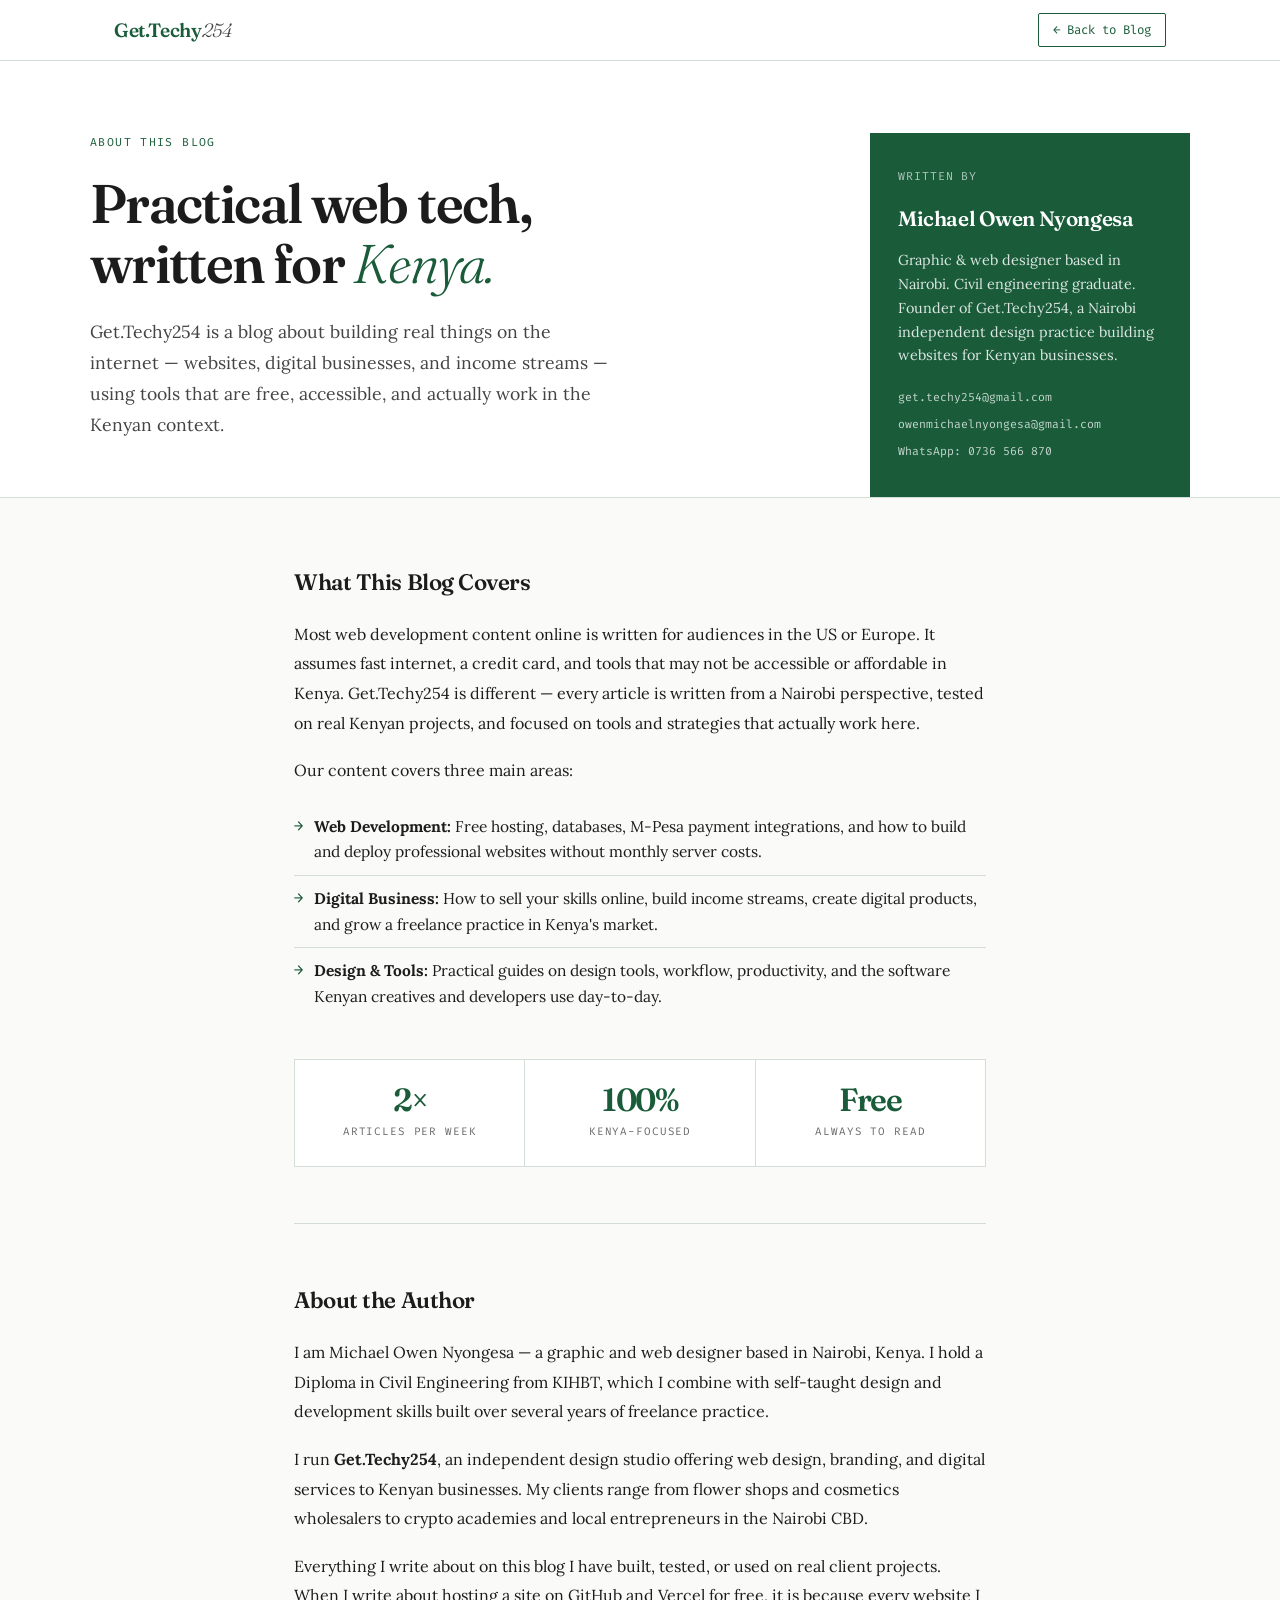
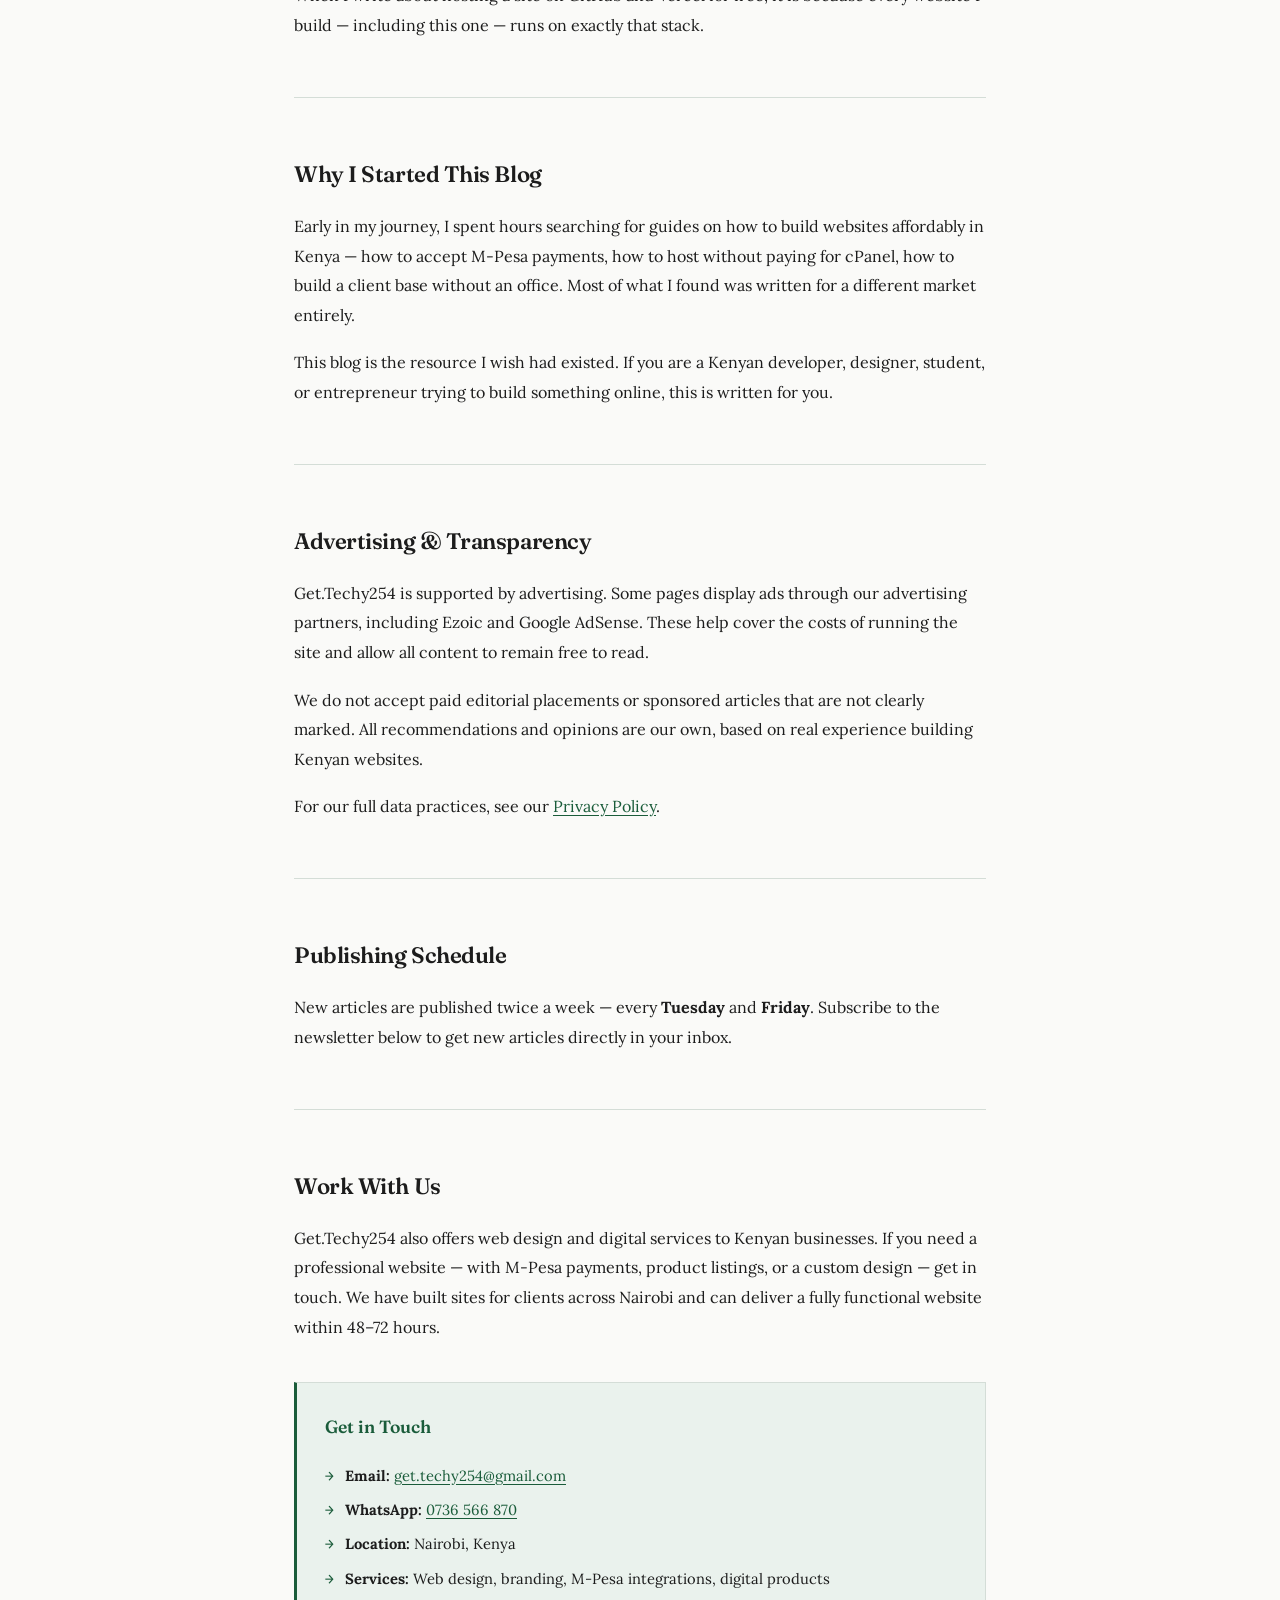
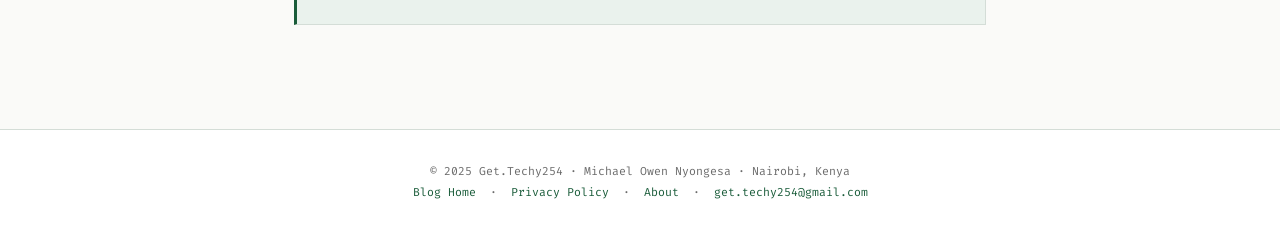
<file: about.html>
<!DOCTYPE html>
<html lang="en">
<head>
  <meta charset="UTF-8">
  <meta name="viewport" content="width=device-width, initial-scale=1.0">
  <title>About — Get.Techy254</title>
  <meta name="description" content="Get.Techy254 is a Nairobi-based web design and digital business blog by Michael Owen Nyongesa, covering practical guides for Kenyan developers and entrepreneurs.">
  <link rel="preconnect" href="https://fonts.googleapis.com">
  <link rel="preconnect" href="https://fonts.gstatic.com" crossorigin>
  <link href="https://fonts.googleapis.com/css2?family=Fraunces:ital,opsz,wght@0,9..144,300;0,9..144,400;0,9..144,600;1,9..144,300;1,9..144,400&family=Lora:ital,wght@0,400;0,500;1,400&family=Fira+Code:wght@400;500&display=swap" rel="stylesheet">
  <style>
    *, *::before, *::after { box-sizing: border-box; margin: 0; padding: 0; }

    :root {
      --green:       #1A5C3A;
      --green-light: #2D7A52;
      --green-pale:  #EAF2ED;
      --ink:         #1C1C1C;
      --ink-mid:     #444444;
      --ink-soft:    #6B6B6B;
      --rule:        #D4DDD7;
      --paper:       #FAFAF8;
      --white:       #FFFFFF;
    }

    html { font-size: 16px; scroll-behavior: smooth; }

    body {
      font-family: 'Lora', Georgia, serif;
      background: var(--paper);
      color: var(--ink);
      line-height: 1.8;
    }

    /* ── NAV ── */
    nav {
      border-bottom: 1px solid var(--rule);
      background: var(--white);
      position: sticky;
      top: 0;
      z-index: 100;
    }
    .nav-inner {
      max-width: 1100px;
      margin: 0 auto;
      padding: 0 24px;
      height: 60px;
      display: flex;
      align-items: center;
      justify-content: space-between;
    }
    .nav-logo {
      font-family: 'Fraunces', serif;
      font-size: 1.2rem;
      font-weight: 600;
      color: var(--green);
      text-decoration: none;
      letter-spacing: -0.02em;
    }
    .nav-logo span {
      font-weight: 300;
      font-style: italic;
      color: var(--ink-mid);
    }
    .nav-back {
      font-family: 'Fira Code', monospace;
      font-size: 0.78rem;
      color: var(--green);
      text-decoration: none;
      border: 1px solid var(--green);
      padding: 5px 14px;
      border-radius: 2px;
      transition: background 0.2s, color 0.2s;
    }
    .nav-back:hover { background: var(--green); color: var(--white); }

    /* ── HERO ── */
    .about-hero {
      background: var(--white);
      border-bottom: 1px solid var(--rule);
      padding: 72px 24px 0;
    }
    .about-hero-inner {
      max-width: 1100px;
      margin: 0 auto;
      display: grid;
      grid-template-columns: 1fr 320px;
      gap: 60px;
      align-items: end;
      padding-bottom: 0;
    }
    .hero-text { padding-bottom: 56px; }
    .page-eyebrow {
      font-family: 'Fira Code', monospace;
      font-size: 0.72rem;
      letter-spacing: 0.12em;
      text-transform: uppercase;
      color: var(--green);
      margin-bottom: 20px;
    }
    .about-hero h1 {
      font-family: 'Fraunces', serif;
      font-size: clamp(2.2rem, 5vw, 3.4rem);
      font-weight: 600;
      color: var(--ink);
      letter-spacing: -0.03em;
      line-height: 1.1;
      margin-bottom: 24px;
    }
    .about-hero h1 em {
      font-style: italic;
      font-weight: 300;
      color: var(--green);
    }
    .hero-lead {
      font-size: 1.1rem;
      color: var(--ink-mid);
      line-height: 1.75;
      max-width: 520px;
    }

    /* author card sits at bottom of hero, bleeds into content */
    .author-card {
      background: var(--green);
      color: var(--white);
      padding: 32px 28px;
      align-self: stretch;
      display: flex;
      flex-direction: column;
      justify-content: center;
      gap: 12px;
    }
    .author-card .author-name {
      font-family: 'Fraunces', serif;
      font-size: 1.3rem;
      font-weight: 600;
      letter-spacing: -0.02em;
      color: var(--white);
    }
    .author-card .author-title {
      font-family: 'Fira Code', monospace;
      font-size: 0.72rem;
      letter-spacing: 0.08em;
      text-transform: uppercase;
      color: rgba(255,255,255,0.65);
    }
    .author-card .author-bio {
      font-family: 'Lora', serif;
      font-size: 0.9rem;
      color: rgba(255,255,255,0.85);
      line-height: 1.65;
    }
    .author-links {
      display: flex;
      flex-direction: column;
      gap: 6px;
      margin-top: 8px;
    }
    .author-links a {
      font-family: 'Fira Code', monospace;
      font-size: 0.72rem;
      color: rgba(255,255,255,0.75);
      text-decoration: none;
      transition: color 0.15s;
    }
    .author-links a:hover { color: var(--white); text-decoration: underline; }

    /* ── CONTENT ── */
    .about-content {
      max-width: 740px;
      margin: 0 auto;
      padding: 64px 24px;
    }

    .about-content h2 {
      font-family: 'Fraunces', serif;
      font-size: 1.4rem;
      font-weight: 600;
      color: var(--ink);
      letter-spacing: -0.02em;
      margin: 56px 0 18px;
      padding-top: 56px;
      border-top: 1px solid var(--rule);
    }
    .about-content h2:first-child { margin-top: 0; padding-top: 0; border-top: none; }

    .about-content p {
      font-size: 1rem;
      color: var(--ink);
      margin-bottom: 18px;
      line-height: 1.85;
    }

    .about-content ul {
      padding-left: 0;
      list-style: none;
      margin-bottom: 18px;
    }
    .about-content ul li {
      padding: 10px 0 10px 20px;
      border-bottom: 1px solid var(--rule);
      font-size: 0.97rem;
      color: var(--ink);
      line-height: 1.65;
      position: relative;
    }
    .about-content ul li::before {
      content: '→';
      position: absolute;
      left: 0;
      color: var(--green);
      font-family: 'Fira Code', monospace;
    }
    .about-content ul li:last-child { border-bottom: none; }

    .about-content a {
      color: var(--green);
      text-decoration: underline;
      text-underline-offset: 3px;
    }

    /* stat strip */
    .stat-strip {
      display: grid;
      grid-template-columns: repeat(3, 1fr);
      gap: 1px;
      background: var(--rule);
      border: 1px solid var(--rule);
      margin: 40px 0;
    }
    .stat-item {
      background: var(--white);
      padding: 24px 20px;
      text-align: center;
    }
    .stat-number {
      font-family: 'Fraunces', serif;
      font-size: 2rem;
      font-weight: 600;
      color: var(--green);
      letter-spacing: -0.04em;
      line-height: 1;
      margin-bottom: 6px;
    }
    .stat-label {
      font-family: 'Fira Code', monospace;
      font-size: 0.68rem;
      letter-spacing: 0.08em;
      text-transform: uppercase;
      color: var(--ink-soft);
    }

    /* contact block */
    .contact-block {
      background: var(--green-pale);
      border: 1px solid var(--rule);
      border-left: 3px solid var(--green);
      padding: 28px 28px;
      margin: 40px 0;
    }
    .contact-block h3 {
      font-family: 'Fraunces', serif;
      font-size: 1.1rem;
      font-weight: 600;
      color: var(--green);
      margin-bottom: 16px;
    }
    .contact-block ul {
      margin: 0;
    }
    .contact-block ul li {
      border: none;
      padding: 5px 0 5px 20px;
      font-size: 0.92rem;
    }
    .contact-block ul li:last-child { border: none; }

    /* ── FOOTER ── */
    footer {
      border-top: 1px solid var(--rule);
      background: var(--white);
      padding: 32px 24px;
      text-align: center;
    }
    footer p {
      font-family: 'Fira Code', monospace;
      font-size: 0.72rem;
      color: var(--ink-soft);
      line-height: 1.8;
    }
    footer a { color: var(--green); text-decoration: none; }
    footer a:hover { text-decoration: underline; }

    /* ── RESPONSIVE ── */
    @media (max-width: 768px) {
      .about-hero-inner {
        grid-template-columns: 1fr;
        gap: 0;
      }
      .hero-text { padding-bottom: 40px; }
      .author-card { padding: 28px 20px; }
      .about-content { padding: 40px 16px; }
      .stat-strip { grid-template-columns: 1fr; }
      .about-hero { padding: 48px 16px 0; }
    }
  </style>
</head>
<body>

  <nav>
    <div class="nav-inner">
      <a href="index.html" class="nav-logo">Get.Techy<span>254</span></a>
      <a href="index.html" class="nav-back">← Back to Blog</a>
    </div>
  </nav>

  <header class="about-hero">
    <div class="about-hero-inner">
      <div class="hero-text">
        <p class="page-eyebrow">About this blog</p>
        <h1>Practical web tech,<br>written for <em>Kenya.</em></h1>
        <p class="hero-lead">Get.Techy254 is a blog about building real things on the internet — websites, digital businesses, and income streams — using tools that are free, accessible, and actually work in the Kenyan context.</p>
      </div>
      <div class="author-card">
        <p class="author-title">Written by</p>
        <p class="author-name">Michael Owen Nyongesa</p>
        <p class="author-bio">Graphic & web designer based in Nairobi. Civil engineering graduate. Founder of Get.Techy254, a Nairobi independent design practice building websites for Kenyan businesses.</p>
        <div class="author-links">
          <a href="mailto:get.techy254@gmail.com">get.techy254@gmail.com</a>
          <a href="mailto:owenmichaelnyongesa@gmail.com">owenmichaelnyongesa@gmail.com</a>
          <a href="https://wa.me/254736566870" target="_blank" rel="noopener">WhatsApp: 0736 566 870</a>
        </div>
      </div>
    </div>
  </header>

  <main class="about-content">

    <h2>What This Blog Covers</h2>
    <p>Most web development content online is written for audiences in the US or Europe. It assumes fast internet, a credit card, and tools that may not be accessible or affordable in Kenya. Get.Techy254 is different — every article is written from a Nairobi perspective, tested on real Kenyan projects, and focused on tools and strategies that actually work here.</p>

    <p>Our content covers three main areas:</p>
    <ul>
      <li><strong>Web Development:</strong> Free hosting, databases, M-Pesa payment integrations, and how to build and deploy professional websites without monthly server costs.</li>
      <li><strong>Digital Business:</strong> How to sell your skills online, build income streams, create digital products, and grow a freelance practice in Kenya's market.</li>
      <li><strong>Design & Tools:</strong> Practical guides on design tools, workflow, productivity, and the software Kenyan creatives and developers use day-to-day.</li>
    </ul>

    <div class="stat-strip">
      <div class="stat-item">
        <div class="stat-number">2×</div>
        <div class="stat-label">Articles per week</div>
      </div>
      <div class="stat-item">
        <div class="stat-number">100%</div>
        <div class="stat-label">Kenya-focused</div>
      </div>
      <div class="stat-item">
        <div class="stat-number">Free</div>
        <div class="stat-label">Always to read</div>
      </div>
    </div>

    <h2>About the Author</h2>
    <p>I am Michael Owen Nyongesa — a graphic and web designer based in Nairobi, Kenya. I hold a Diploma in Civil Engineering from KIHBT, which I combine with self-taught design and development skills built over several years of freelance practice.</p>

    <p>I run <strong>Get.Techy254</strong>, an independent design studio offering web design, branding, and digital services to Kenyan businesses. My clients range from flower shops and cosmetics wholesalers to crypto academies and local entrepreneurs in the Nairobi CBD.</p>

    <p>Everything I write about on this blog I have built, tested, or used on real client projects. When I write about hosting a site on GitHub and Vercel for free, it is because every website I build — including this one — runs on exactly that stack.</p>

    <h2>Why I Started This Blog</h2>
    <p>Early in my journey, I spent hours searching for guides on how to build websites affordably in Kenya — how to accept M-Pesa payments, how to host without paying for cPanel, how to build a client base without an office. Most of what I found was written for a different market entirely.</p>

    <p>This blog is the resource I wish had existed. If you are a Kenyan developer, designer, student, or entrepreneur trying to build something online, this is written for you.</p>

    <h2>Advertising & Transparency</h2>
    <p>Get.Techy254 is supported by advertising. Some pages display ads through our advertising partners, including Ezoic and Google AdSense. These help cover the costs of running the site and allow all content to remain free to read.</p>
    <p>We do not accept paid editorial placements or sponsored articles that are not clearly marked. All recommendations and opinions are our own, based on real experience building Kenyan websites.</p>
    <p>For our full data practices, see our <a href="privacy-policy.html">Privacy Policy</a>.</p>

    <h2>Publishing Schedule</h2>
    <p>New articles are published twice a week — every <strong>Tuesday</strong> and <strong>Friday</strong>. Subscribe to the newsletter below to get new articles directly in your inbox.</p>

    <h2>Work With Us</h2>
    <p>Get.Techy254 also offers web design and digital services to Kenyan businesses. If you need a professional website — with M-Pesa payments, product listings, or a custom design — get in touch. We have built sites for clients across Nairobi and can deliver a fully functional website within 48–72 hours.</p>

    <div class="contact-block">
      <h3>Get in Touch</h3>
      <ul>
        <li><strong>Email:</strong> <a href="mailto:get.techy254@gmail.com">get.techy254@gmail.com</a></li>
        <li><strong>WhatsApp:</strong> <a href="https://wa.me/254736566870" target="_blank" rel="noopener">0736 566 870</a></li>
        <li><strong>Location:</strong> Nairobi, Kenya</li>
        <li><strong>Services:</strong> Web design, branding, M-Pesa integrations, digital products</li>
      </ul>
    </div>

  </main>

  <footer>
    <p>
      © 2025 Get.Techy254 · Michael Owen Nyongesa · Nairobi, Kenya<br>
      <a href="index.html">Blog Home</a> &nbsp;·&nbsp;
      <a href="privacy-policy.html">Privacy Policy</a> &nbsp;·&nbsp;
      <a href="about.html">About</a> &nbsp;·&nbsp;
      <a href="mailto:get.techy254@gmail.com">get.techy254@gmail.com</a>
    </p>
  </footer>

</body>
</html>
</file>
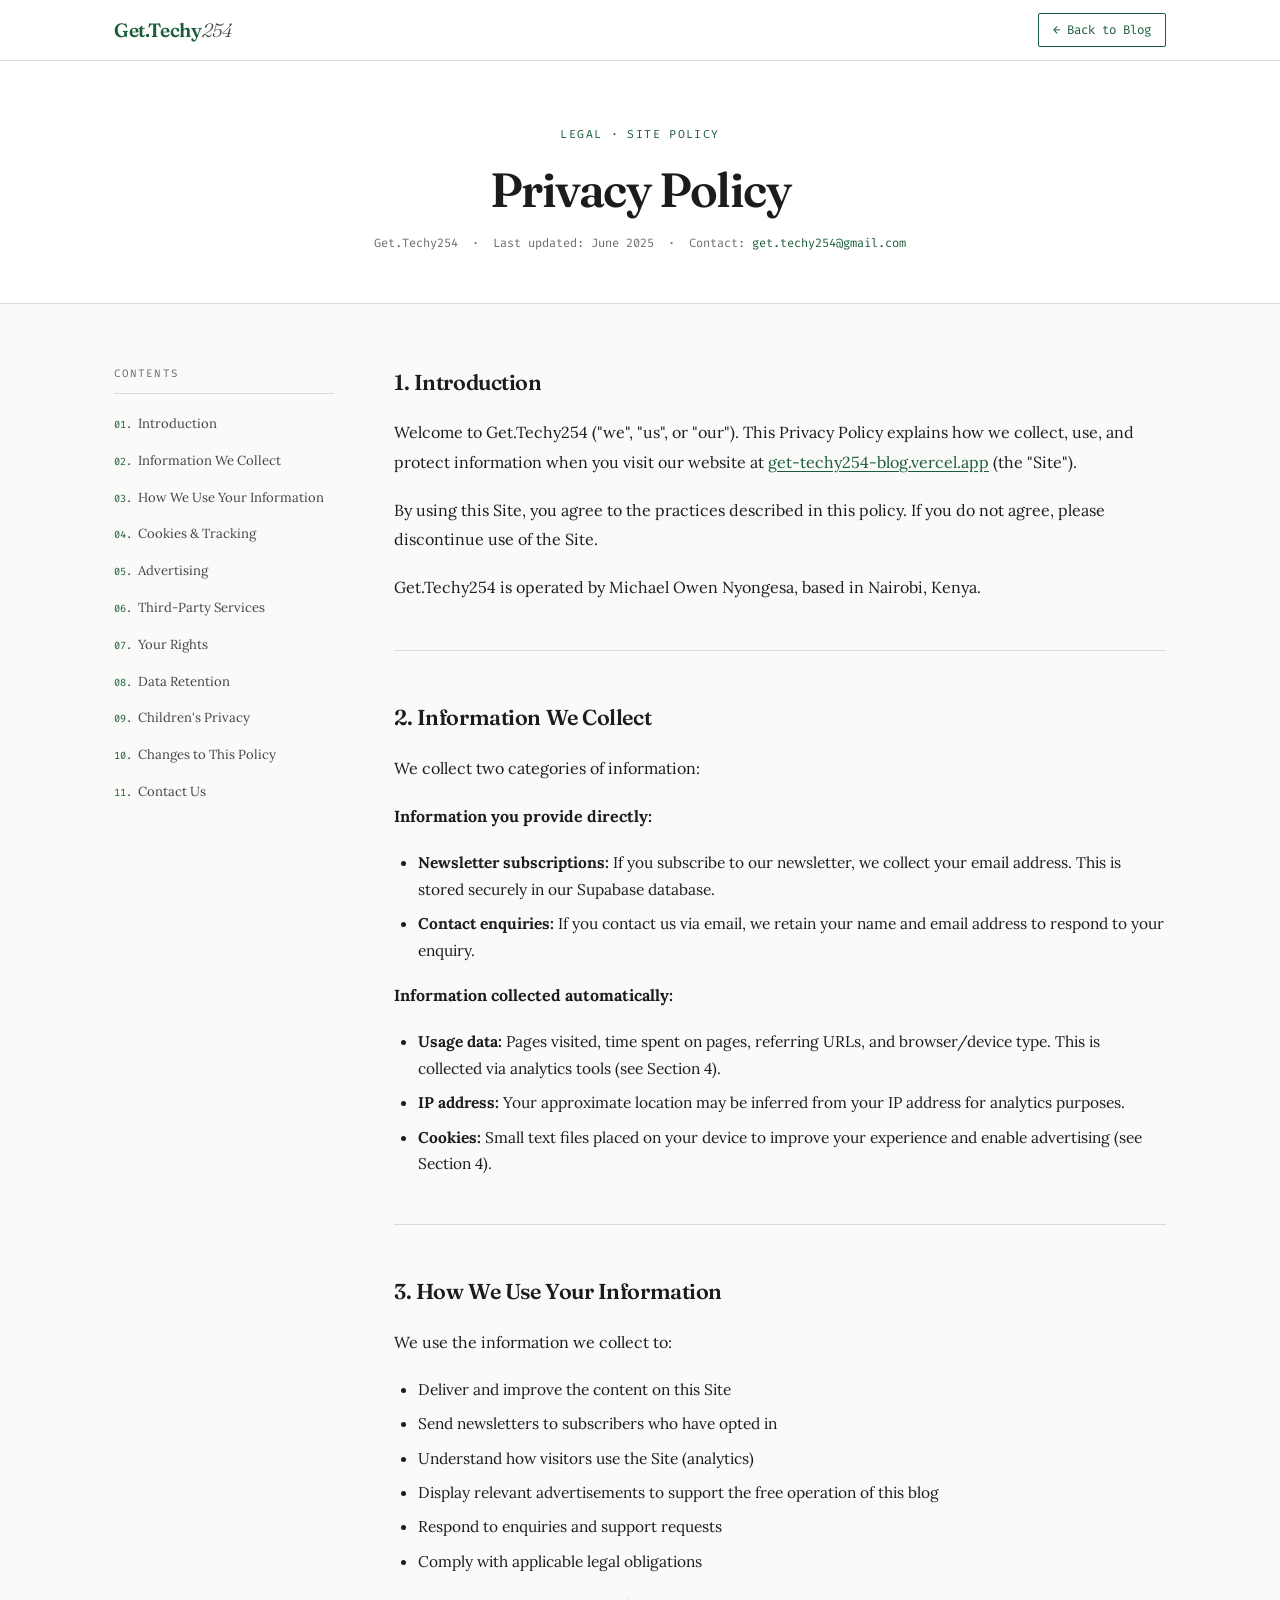
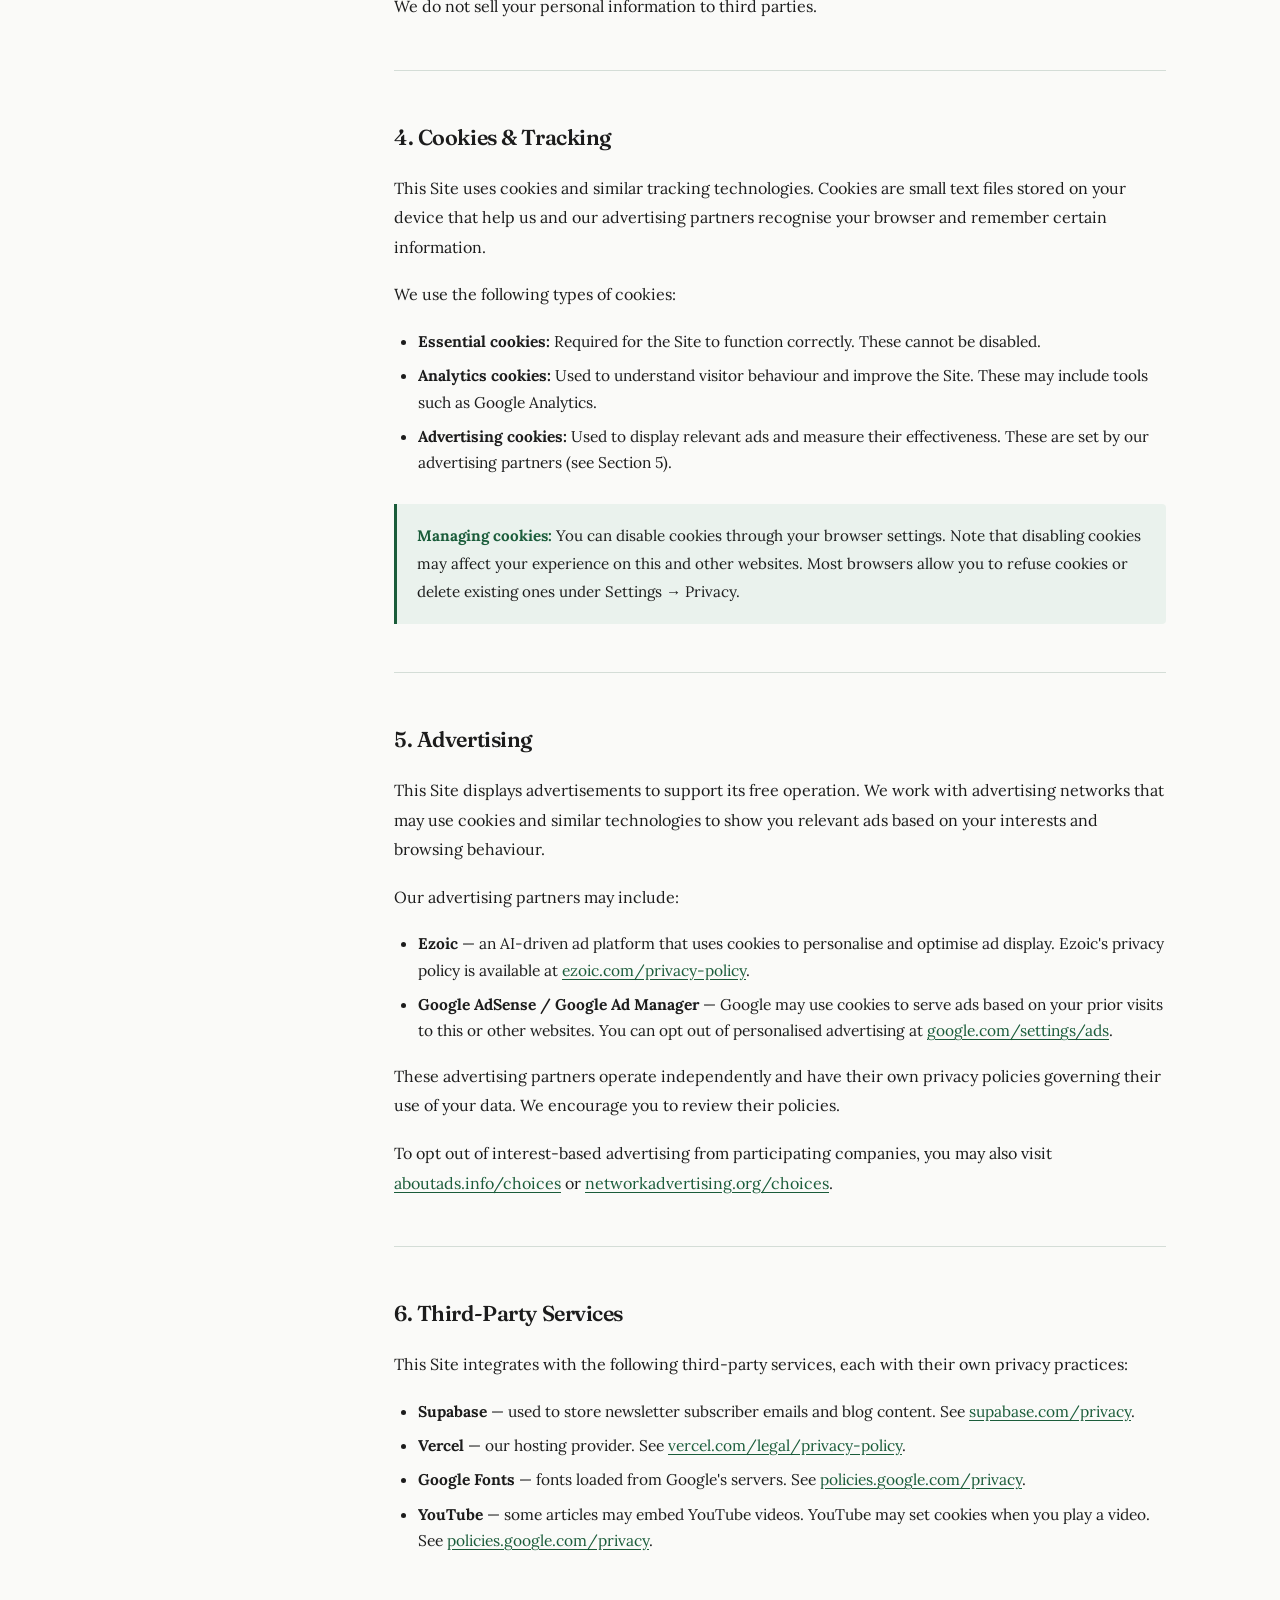
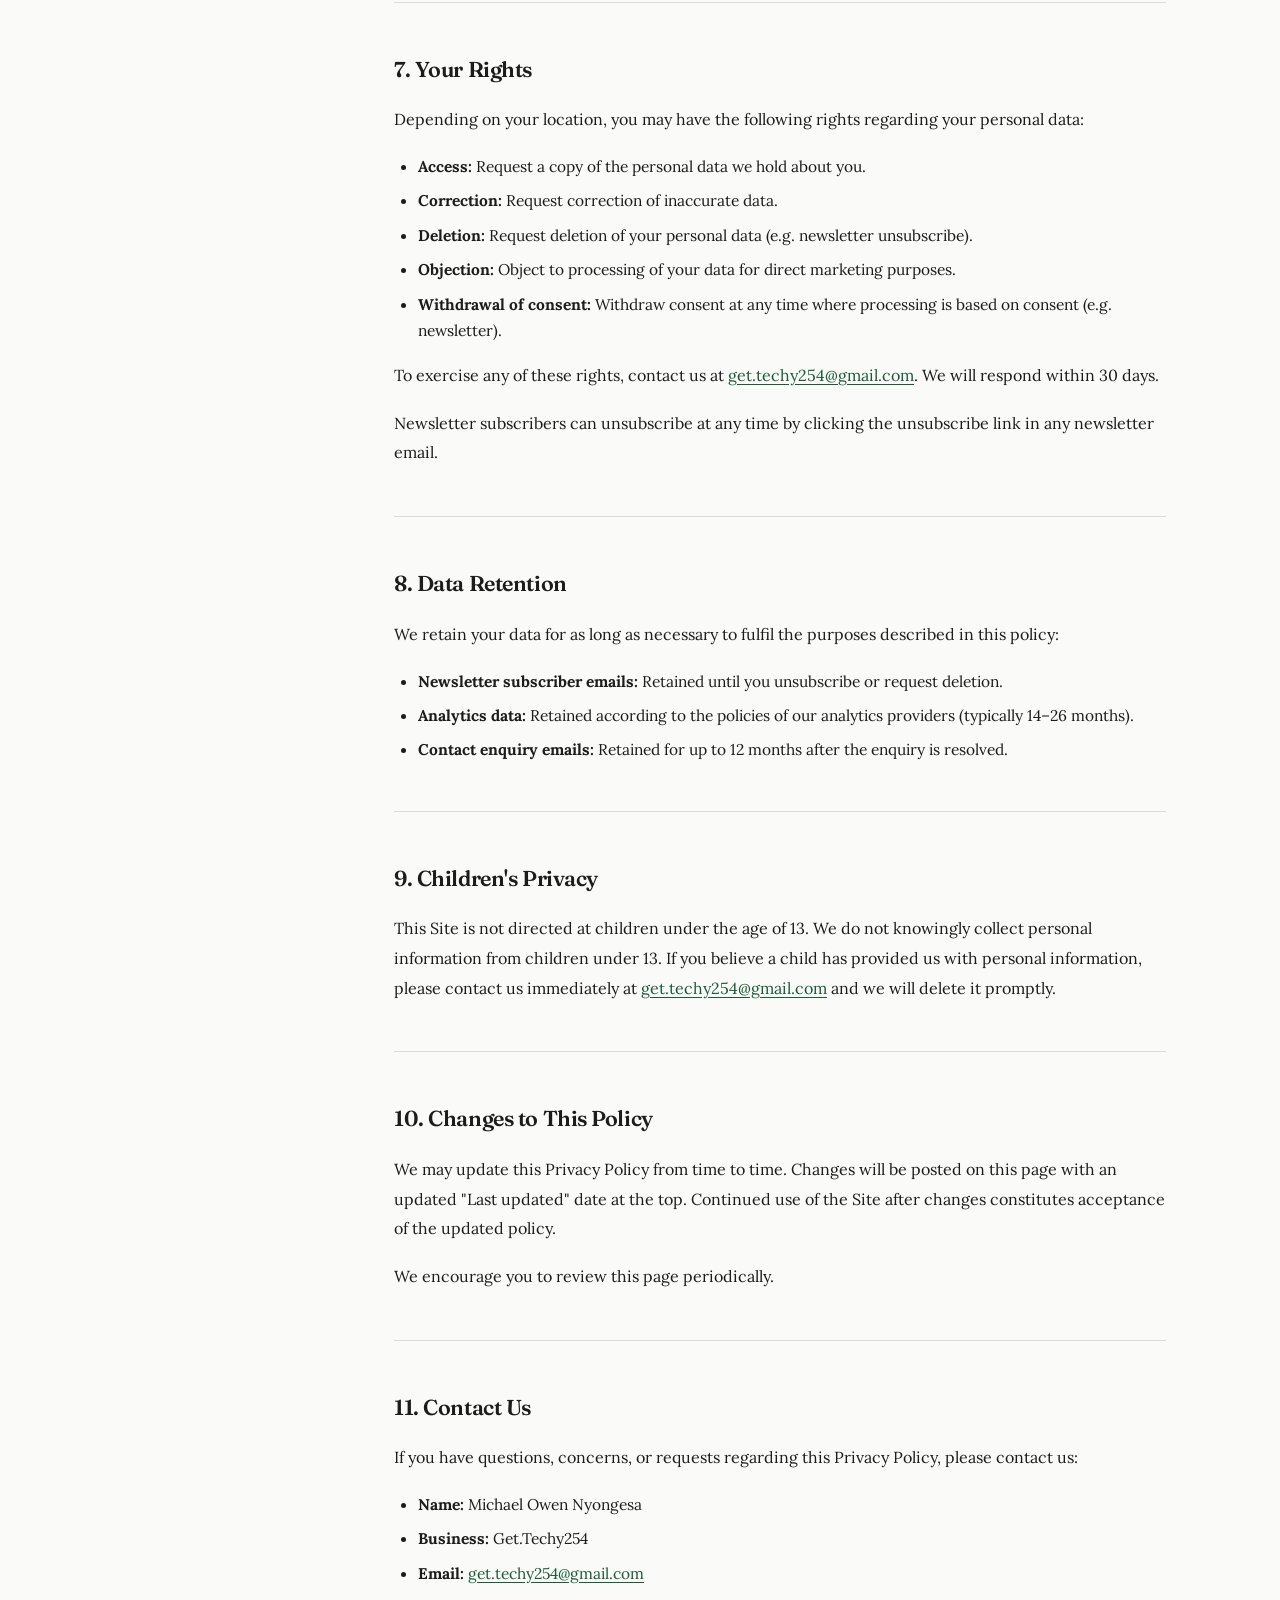
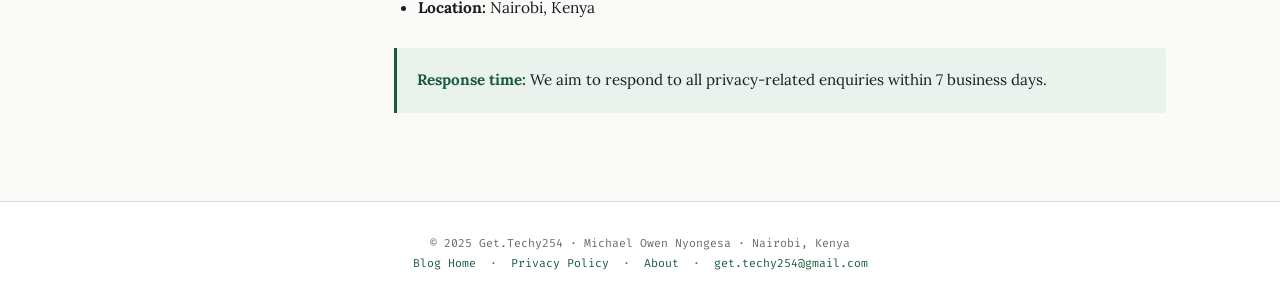
<file: privacy-policy.html>
<!DOCTYPE html>
<html lang="en">
<head>
  <meta charset="UTF-8">
  <meta name="viewport" content="width=device-width, initial-scale=1.0">
  <title>Privacy Policy — Get.Techy254</title>
  <meta name="description" content="Privacy Policy for Get.Techy254 blog — how we collect, use, and protect your data.">
  <link rel="preconnect" href="https://fonts.googleapis.com">
  <link rel="preconnect" href="https://fonts.gstatic.com" crossorigin>
  <link href="https://fonts.googleapis.com/css2?family=Fraunces:ital,opsz,wght@0,9..144,300;0,9..144,400;0,9..144,600;1,9..144,300;1,9..144,400&family=Lora:ital,wght@0,400;0,500;1,400&family=Fira+Code:wght@400;500&display=swap" rel="stylesheet">
  <style>
    *, *::before, *::after { box-sizing: border-box; margin: 0; padding: 0; }

    :root {
      --green:       #1A5C3A;
      --green-light: #2D7A52;
      --green-pale:  #EAF2ED;
      --ink:         #1C1C1C;
      --ink-mid:     #444444;
      --ink-soft:    #6B6B6B;
      --rule:        #D4DDD7;
      --paper:       #FAFAF8;
      --white:       #FFFFFF;
    }

    html { font-size: 16px; scroll-behavior: smooth; }

    body {
      font-family: 'Lora', Georgia, serif;
      background: var(--paper);
      color: var(--ink);
      line-height: 1.8;
    }

    /* ── NAV ── */
    nav {
      border-bottom: 1px solid var(--rule);
      background: var(--white);
      position: sticky;
      top: 0;
      z-index: 100;
    }
    .nav-inner {
      max-width: 1100px;
      margin: 0 auto;
      padding: 0 24px;
      height: 60px;
      display: flex;
      align-items: center;
      justify-content: space-between;
    }
    .nav-logo {
      font-family: 'Fraunces', serif;
      font-size: 1.2rem;
      font-weight: 600;
      color: var(--green);
      text-decoration: none;
      letter-spacing: -0.02em;
    }
    .nav-logo span {
      font-weight: 300;
      font-style: italic;
      color: var(--ink-mid);
    }
    .nav-back {
      font-family: 'Fira Code', monospace;
      font-size: 0.78rem;
      color: var(--green);
      text-decoration: none;
      border: 1px solid var(--green);
      padding: 5px 14px;
      border-radius: 2px;
      transition: background 0.2s, color 0.2s;
    }
    .nav-back:hover { background: var(--green); color: var(--white); }

    /* ── HERO ── */
    .page-hero {
      border-bottom: 1px solid var(--rule);
      padding: 64px 24px 48px;
      text-align: center;
      background: var(--white);
    }
    .page-eyebrow {
      font-family: 'Fira Code', monospace;
      font-size: 0.72rem;
      letter-spacing: 0.12em;
      text-transform: uppercase;
      color: var(--green);
      margin-bottom: 16px;
    }
    .page-hero h1 {
      font-family: 'Fraunces', serif;
      font-size: clamp(2rem, 5vw, 3rem);
      font-weight: 600;
      color: var(--ink);
      letter-spacing: -0.03em;
      line-height: 1.15;
      margin-bottom: 16px;
    }
    .page-meta {
      font-family: 'Fira Code', monospace;
      font-size: 0.75rem;
      color: var(--ink-soft);
    }
    .page-meta a { color: var(--green); text-decoration: none; }
    .page-meta a:hover { text-decoration: underline; }

    /* ── LAYOUT ── */
    .page-layout {
      max-width: 1100px;
      margin: 0 auto;
      padding: 60px 24px;
      display: grid;
      grid-template-columns: 220px 1fr;
      gap: 60px;
      align-items: start;
    }

    /* ── TOC SIDEBAR ── */
    .toc {
      position: sticky;
      top: 80px;
    }
    .toc-label {
      font-family: 'Fira Code', monospace;
      font-size: 0.68rem;
      letter-spacing: 0.1em;
      text-transform: uppercase;
      color: var(--ink-soft);
      margin-bottom: 14px;
      padding-bottom: 10px;
      border-bottom: 1px solid var(--rule);
    }
    .toc ol {
      list-style: none;
      counter-reset: toc-counter;
    }
    .toc ol li {
      counter-increment: toc-counter;
      margin-bottom: 8px;
    }
    .toc ol li::before {
      font-family: 'Fira Code', monospace;
      font-size: 0.65rem;
      color: var(--green);
      content: counter(toc-counter, decimal-leading-zero) ". ";
    }
    .toc ol li a {
      font-family: 'Lora', serif;
      font-size: 0.82rem;
      color: var(--ink-mid);
      text-decoration: none;
      line-height: 1.5;
      transition: color 0.15s;
    }
    .toc ol li a:hover { color: var(--green); }

    /* ── ARTICLE BODY ── */
    .policy-body h2 {
      font-family: 'Fraunces', serif;
      font-size: 1.35rem;
      font-weight: 600;
      color: var(--ink);
      letter-spacing: -0.02em;
      margin: 48px 0 16px;
      padding-top: 48px;
      border-top: 1px solid var(--rule);
    }
    .policy-body h2:first-child { margin-top: 0; padding-top: 0; border-top: none; }

    .policy-body p {
      font-size: 1rem;
      color: var(--ink);
      margin-bottom: 18px;
      line-height: 1.85;
    }

    .policy-body ul, .policy-body ol {
      padding-left: 24px;
      margin-bottom: 18px;
    }
    .policy-body ul li, .policy-body ol li {
      margin-bottom: 8px;
      font-size: 0.97rem;
      color: var(--ink);
      line-height: 1.7;
    }

    .policy-body a {
      color: var(--green);
      text-decoration: underline;
      text-underline-offset: 3px;
    }

    .callout {
      background: var(--green-pale);
      border-left: 3px solid var(--green);
      padding: 18px 20px;
      margin: 28px 0;
      border-radius: 0 4px 4px 0;
    }
    .callout p {
      margin: 0;
      font-size: 0.95rem;
      color: var(--ink);
    }
    .callout strong {
      color: var(--green);
    }

    code {
      font-family: 'Fira Code', monospace;
      font-size: 0.82em;
      background: #F0F0EE;
      padding: 2px 6px;
      border-radius: 3px;
      color: var(--green);
    }

    /* ── FOOTER ── */
    footer {
      border-top: 1px solid var(--rule);
      background: var(--white);
      padding: 32px 24px;
      text-align: center;
    }
    footer p {
      font-family: 'Fira Code', monospace;
      font-size: 0.72rem;
      color: var(--ink-soft);
      line-height: 1.8;
    }
    footer a { color: var(--green); text-decoration: none; }
    footer a:hover { text-decoration: underline; }

    /* ── RESPONSIVE ── */
    @media (max-width: 768px) {
      .page-layout {
        grid-template-columns: 1fr;
        gap: 40px;
        padding: 40px 16px;
      }
      .toc { position: static; }
      .page-hero { padding: 40px 16px 32px; }
    }
  </style>
</head>
<body>

  <nav>
    <div class="nav-inner">
      <a href="index.html" class="nav-logo">Get.Techy<span>254</span></a>
      <a href="index.html" class="nav-back">← Back to Blog</a>
    </div>
  </nav>

  <header class="page-hero">
    <p class="page-eyebrow">Legal · Site Policy</p>
    <h1>Privacy Policy</h1>
    <p class="page-meta">Get.Techy254 &nbsp;·&nbsp; Last updated: June 2025 &nbsp;·&nbsp; Contact: <a href="mailto:get.techy254@gmail.com">get.techy254@gmail.com</a></p>
  </header>

  <div class="page-layout">

    <aside class="toc">
      <p class="toc-label">Contents</p>
      <ol>
        <li><a href="#introduction">Introduction</a></li>
        <li><a href="#information-collected">Information We Collect</a></li>
        <li><a href="#how-we-use">How We Use Your Information</a></li>
        <li><a href="#cookies">Cookies & Tracking</a></li>
        <li><a href="#advertising">Advertising</a></li>
        <li><a href="#third-parties">Third-Party Services</a></li>
        <li><a href="#your-rights">Your Rights</a></li>
        <li><a href="#data-retention">Data Retention</a></li>
        <li><a href="#children">Children's Privacy</a></li>
        <li><a href="#changes">Changes to This Policy</a></li>
        <li><a href="#contact">Contact Us</a></li>
      </ol>
    </aside>

    <main class="policy-body">

      <h2 id="introduction">1. Introduction</h2>
      <p>Welcome to Get.Techy254 ("we", "us", or "our"). This Privacy Policy explains how we collect, use, and protect information when you visit our website at <a href="https://get-techy254-blog.vercel.app">get-techy254-blog.vercel.app</a> (the "Site").</p>
      <p>By using this Site, you agree to the practices described in this policy. If you do not agree, please discontinue use of the Site.</p>
      <p>Get.Techy254 is operated by Michael Owen Nyongesa, based in Nairobi, Kenya.</p>

      <h2 id="information-collected">2. Information We Collect</h2>
      <p>We collect two categories of information:</p>

      <p><strong>Information you provide directly:</strong></p>
      <ul>
        <li><strong>Newsletter subscriptions:</strong> If you subscribe to our newsletter, we collect your email address. This is stored securely in our Supabase database.</li>
        <li><strong>Contact enquiries:</strong> If you contact us via email, we retain your name and email address to respond to your enquiry.</li>
      </ul>

      <p><strong>Information collected automatically:</strong></p>
      <ul>
        <li><strong>Usage data:</strong> Pages visited, time spent on pages, referring URLs, and browser/device type. This is collected via analytics tools (see Section 4).</li>
        <li><strong>IP address:</strong> Your approximate location may be inferred from your IP address for analytics purposes.</li>
        <li><strong>Cookies:</strong> Small text files placed on your device to improve your experience and enable advertising (see Section 4).</li>
      </ul>

      <h2 id="how-we-use">3. How We Use Your Information</h2>
      <p>We use the information we collect to:</p>
      <ul>
        <li>Deliver and improve the content on this Site</li>
        <li>Send newsletters to subscribers who have opted in</li>
        <li>Understand how visitors use the Site (analytics)</li>
        <li>Display relevant advertisements to support the free operation of this blog</li>
        <li>Respond to enquiries and support requests</li>
        <li>Comply with applicable legal obligations</li>
      </ul>
      <p>We do not sell your personal information to third parties.</p>

      <h2 id="cookies">4. Cookies &amp; Tracking</h2>
      <p>This Site uses cookies and similar tracking technologies. Cookies are small text files stored on your device that help us and our advertising partners recognise your browser and remember certain information.</p>

      <p>We use the following types of cookies:</p>
      <ul>
        <li><strong>Essential cookies:</strong> Required for the Site to function correctly. These cannot be disabled.</li>
        <li><strong>Analytics cookies:</strong> Used to understand visitor behaviour and improve the Site. These may include tools such as Google Analytics.</li>
        <li><strong>Advertising cookies:</strong> Used to display relevant ads and measure their effectiveness. These are set by our advertising partners (see Section 5).</li>
      </ul>

      <div class="callout">
        <p><strong>Managing cookies:</strong> You can disable cookies through your browser settings. Note that disabling cookies may affect your experience on this and other websites. Most browsers allow you to refuse cookies or delete existing ones under Settings → Privacy.</p>
      </div>

      <h2 id="advertising">5. Advertising</h2>
      <p>This Site displays advertisements to support its free operation. We work with advertising networks that may use cookies and similar technologies to show you relevant ads based on your interests and browsing behaviour.</p>

      <p>Our advertising partners may include:</p>
      <ul>
        <li><strong>Ezoic</strong> — an AI-driven ad platform that uses cookies to personalise and optimise ad display. Ezoic's privacy policy is available at <a href="https://www.ezoic.com/privacy-policy/" target="_blank" rel="noopener">ezoic.com/privacy-policy</a>.</li>
        <li><strong>Google AdSense / Google Ad Manager</strong> — Google may use cookies to serve ads based on your prior visits to this or other websites. You can opt out of personalised advertising at <a href="https://www.google.com/settings/ads" target="_blank" rel="noopener">google.com/settings/ads</a>.</li>
      </ul>

      <p>These advertising partners operate independently and have their own privacy policies governing their use of your data. We encourage you to review their policies.</p>

      <p>To opt out of interest-based advertising from participating companies, you may also visit <a href="https://www.aboutads.info/choices/" target="_blank" rel="noopener">aboutads.info/choices</a> or <a href="https://www.networkadvertising.org/choices/" target="_blank" rel="noopener">networkadvertising.org/choices</a>.</p>

      <h2 id="third-parties">6. Third-Party Services</h2>
      <p>This Site integrates with the following third-party services, each with their own privacy practices:</p>
      <ul>
        <li><strong>Supabase</strong> — used to store newsletter subscriber emails and blog content. See <a href="https://supabase.com/privacy" target="_blank" rel="noopener">supabase.com/privacy</a>.</li>
        <li><strong>Vercel</strong> — our hosting provider. See <a href="https://vercel.com/legal/privacy-policy" target="_blank" rel="noopener">vercel.com/legal/privacy-policy</a>.</li>
        <li><strong>Google Fonts</strong> — fonts loaded from Google's servers. See <a href="https://policies.google.com/privacy" target="_blank" rel="noopener">policies.google.com/privacy</a>.</li>
        <li><strong>YouTube</strong> — some articles may embed YouTube videos. YouTube may set cookies when you play a video. See <a href="https://policies.google.com/privacy" target="_blank" rel="noopener">policies.google.com/privacy</a>.</li>
      </ul>

      <h2 id="your-rights">7. Your Rights</h2>
      <p>Depending on your location, you may have the following rights regarding your personal data:</p>
      <ul>
        <li><strong>Access:</strong> Request a copy of the personal data we hold about you.</li>
        <li><strong>Correction:</strong> Request correction of inaccurate data.</li>
        <li><strong>Deletion:</strong> Request deletion of your personal data (e.g. newsletter unsubscribe).</li>
        <li><strong>Objection:</strong> Object to processing of your data for direct marketing purposes.</li>
        <li><strong>Withdrawal of consent:</strong> Withdraw consent at any time where processing is based on consent (e.g. newsletter).</li>
      </ul>
      <p>To exercise any of these rights, contact us at <a href="mailto:get.techy254@gmail.com">get.techy254@gmail.com</a>. We will respond within 30 days.</p>

      <p>Newsletter subscribers can unsubscribe at any time by clicking the unsubscribe link in any newsletter email.</p>

      <h2 id="data-retention">8. Data Retention</h2>
      <p>We retain your data for as long as necessary to fulfil the purposes described in this policy:</p>
      <ul>
        <li><strong>Newsletter subscriber emails:</strong> Retained until you unsubscribe or request deletion.</li>
        <li><strong>Analytics data:</strong> Retained according to the policies of our analytics providers (typically 14–26 months).</li>
        <li><strong>Contact enquiry emails:</strong> Retained for up to 12 months after the enquiry is resolved.</li>
      </ul>

      <h2 id="children">9. Children's Privacy</h2>
      <p>This Site is not directed at children under the age of 13. We do not knowingly collect personal information from children under 13. If you believe a child has provided us with personal information, please contact us immediately at <a href="mailto:get.techy254@gmail.com">get.techy254@gmail.com</a> and we will delete it promptly.</p>

      <h2 id="changes">10. Changes to This Policy</h2>
      <p>We may update this Privacy Policy from time to time. Changes will be posted on this page with an updated "Last updated" date at the top. Continued use of the Site after changes constitutes acceptance of the updated policy.</p>
      <p>We encourage you to review this page periodically.</p>

      <h2 id="contact">11. Contact Us</h2>
      <p>If you have questions, concerns, or requests regarding this Privacy Policy, please contact us:</p>
      <ul>
        <li><strong>Name:</strong> Michael Owen Nyongesa</li>
        <li><strong>Business:</strong> Get.Techy254</li>
        <li><strong>Email:</strong> <a href="mailto:get.techy254@gmail.com">get.techy254@gmail.com</a></li>
        <li><strong>Location:</strong> Nairobi, Kenya</li>
      </ul>

      <div class="callout">
        <p><strong>Response time:</strong> We aim to respond to all privacy-related enquiries within 7 business days.</p>
      </div>

    </main>
  </div>

  <footer>
    <p>
      © 2025 Get.Techy254 · Michael Owen Nyongesa · Nairobi, Kenya<br>
      <a href="index.html">Blog Home</a> &nbsp;·&nbsp;
      <a href="privacy-policy.html">Privacy Policy</a> &nbsp;·&nbsp;
      <a href="about.html">About</a> &nbsp;·&nbsp;
      <a href="mailto:get.techy254@gmail.com">get.techy254@gmail.com</a>
    </p>
  </footer>

</body>
</html>
</file>
